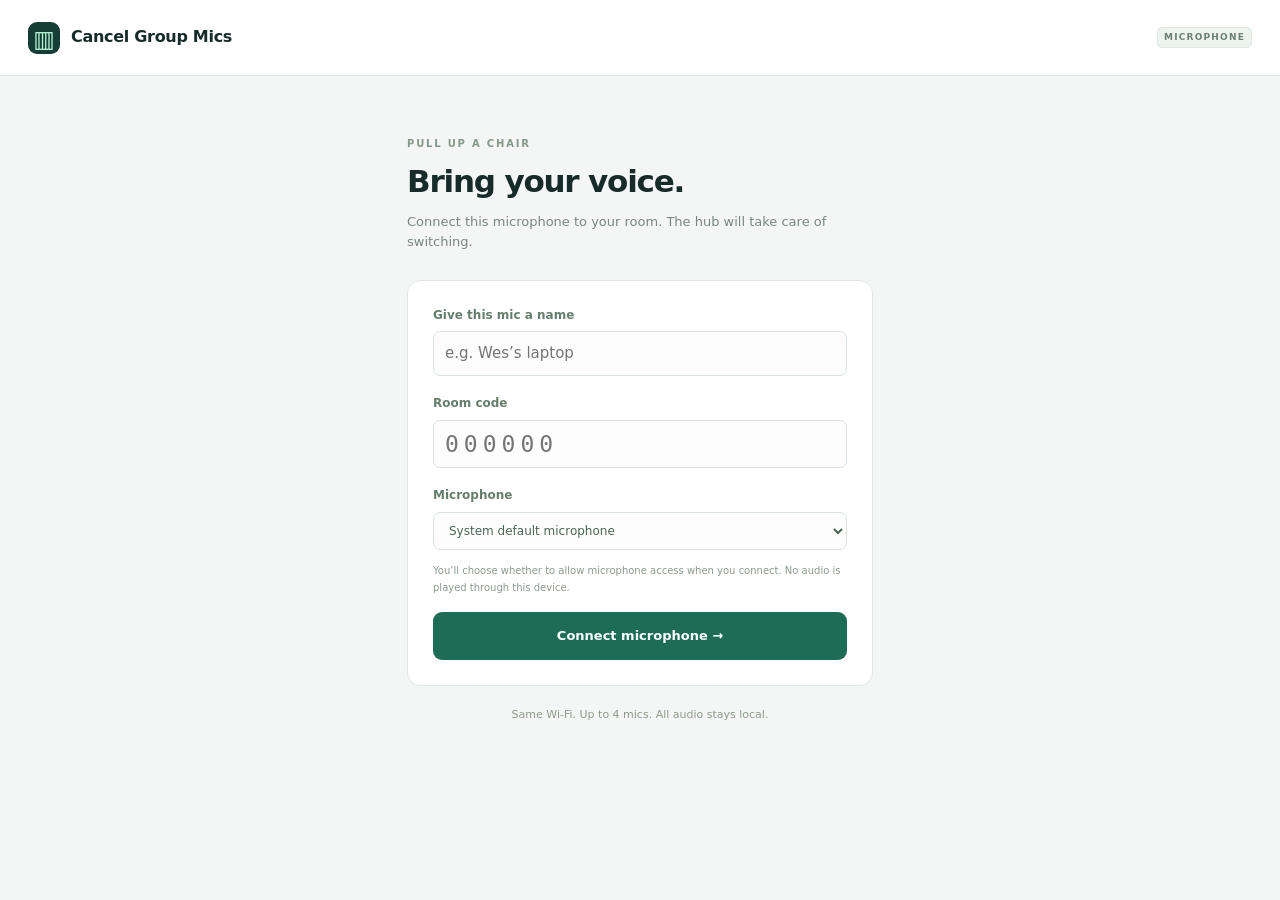
<file: static/join.html>
<!doctype html><html lang="en"><head><meta charset="utf-8"><meta name="viewport" content="width=device-width,initial-scale=1"><title>Connect a mic · Cancel Group Mics</title><link rel="stylesheet" href="/static/style.css"><script src="/static/sender.js" defer></script></head><body>
<header class="topbar"><a href="/join" class="brand"><span class="brand-icon">▥</span> Cancel Group Mics</a><span class="tag">MICROPHONE</span></header>
<main class="join-shell"><p class="eyebrow">PULL UP A CHAIR</p><h1>Bring your voice.</h1><p class="subtle">Connect this microphone to your room. The hub will take care of switching.</p><div id="error" class="notice error" role="alert" hidden></div>
<form id="join-form" class="card"><label for="name">Give this mic a name</label><input type="text" id="name" maxlength="40" placeholder="e.g. Wes’s laptop" required autocomplete="off"><label for="code">Room code</label><input type="text" id="code" inputmode="numeric" pattern="[0-9]{6}" maxlength="6" class="code-input" placeholder="000000" required autocomplete="off"><label for="mic">Microphone</label><select id="mic"><option value="">System default microphone</option></select><p class="microcopy">You’ll choose whether to allow microphone access when you connect. No audio is played through this device.</p><button id="connect" class="button primary full" type="submit">Connect microphone →</button></form>
<section id="sender-panel" class="card" hidden><div id="sender-status" class="sender-status"><div class="sender-orb">◉</div><h2 id="status-title">Connected</h2><p id="status-detail">Speak naturally. The hub is listening.</p><div class="meter"><div id="local-meter"></div></div><div class="meter-labels"><span>YOUR MICROPHONE</span><span id="local-db">−90 dB</span></div></div><div class="sender-actions"><button id="mute" class="button secondary">Mute mic</button><button id="disconnect" class="button secondary">Disconnect</button></div><p id="awake-hint" class="microcopy">Keep this page open and your screen awake. Background tabs and locked phones may pause audio.</p></section><p class="join-foot">Same Wi-Fi. Up to 4 mics. All audio stays local.</p></main></body></html>
</file>
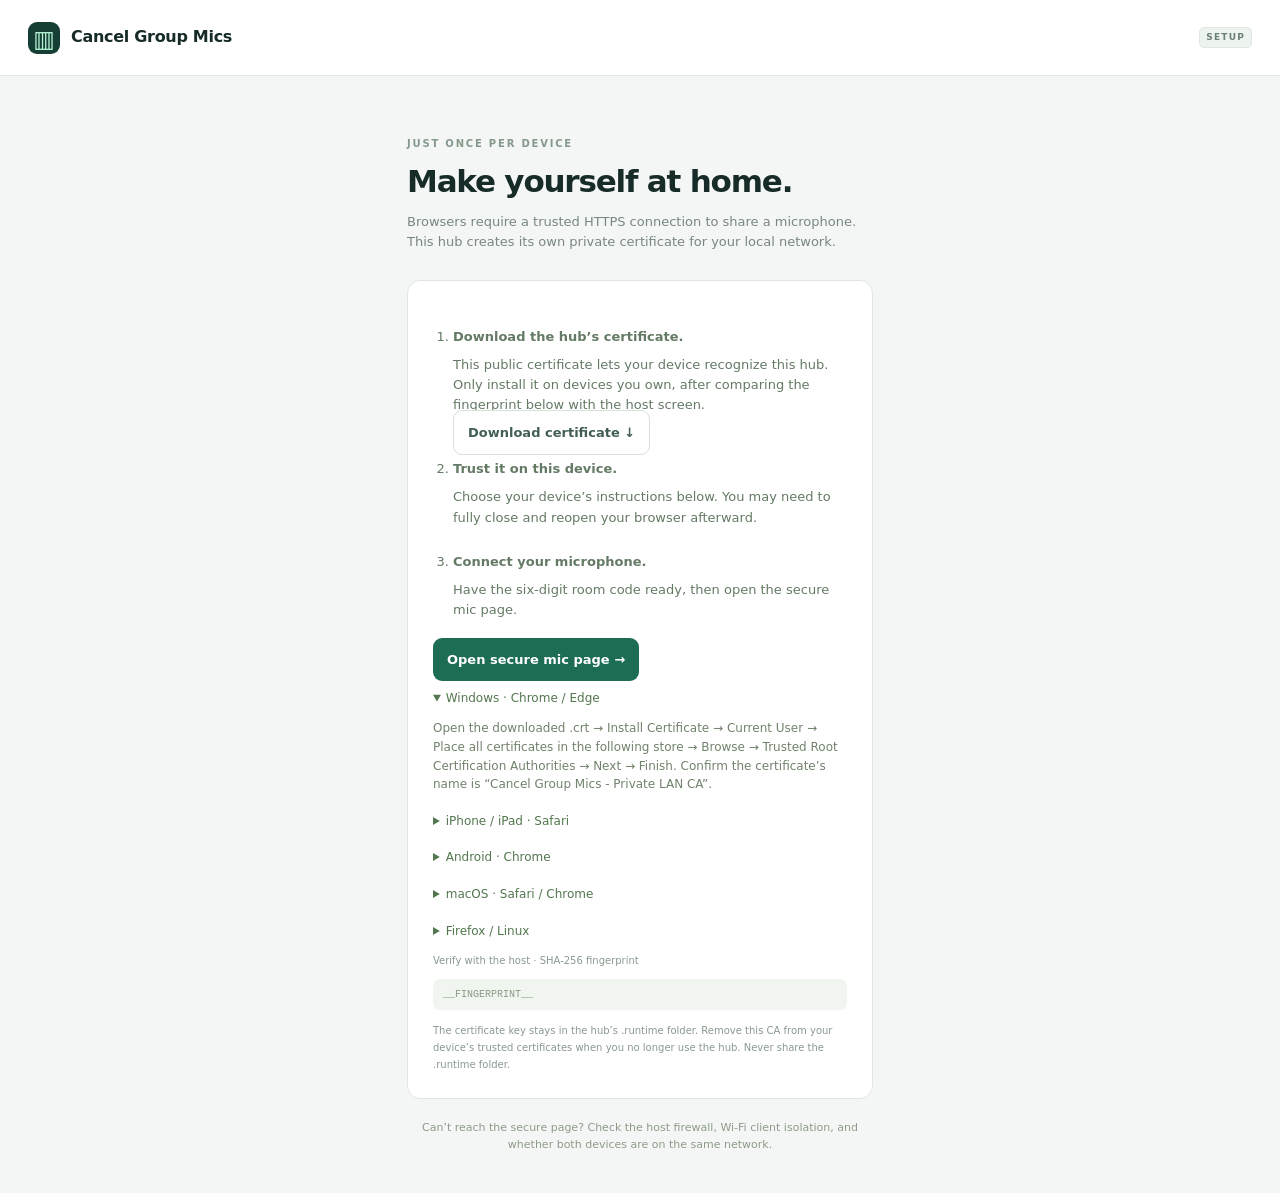
<file: static/setup.html>
<!doctype html><html lang="en"><head><meta charset="utf-8"><meta name="viewport" content="width=device-width,initial-scale=1"><meta name="tls-port" content="__HTTPS_PORT__"><title>Device setup · Cancel Group Mics</title><link rel="stylesheet" href="/static/style.css"><script src="/static/setup.js" defer></script></head><body><header class="topbar"><a class="brand" href="/join"><span class="brand-icon">▥</span> Cancel Group Mics</a><span class="tag">SETUP</span></header><main class="join-shell"><p class="eyebrow">JUST ONCE PER DEVICE</p><h1>Make yourself at home.</h1><p class="subtle">Browsers require a trusted HTTPS connection to share a microphone. This hub creates its own private certificate for your local network.</p><section class="card"><ol class="setup-steps"><li><strong>Download the hub’s certificate.</strong><p>This public certificate lets your device recognize this hub. Only install it on devices you own, after comparing the fingerprint below with the host screen.</p><a class="button secondary" href="/ca.crt">Download certificate ↓</a></li><li><strong>Trust it on this device.</strong><p>Choose your device’s instructions below. You may need to fully close and reopen your browser afterward.</p></li><li><strong>Connect your microphone.</strong><p>Have the six-digit room code ready, then open the secure mic page.</p></li></ol><a id="secure-link" class="button primary full" href="/join">Open secure mic page →</a><details class="setup-details" open><summary>Windows · Chrome / Edge</summary><p>Open the downloaded .crt → Install Certificate → Current User → Place all certificates in the following store → Browse → Trusted Root Certification Authorities → Next → Finish. Confirm the certificate’s name is “Cancel Group Mics - Private LAN CA”.</p></details><details class="setup-details"><summary>iPhone / iPad · Safari</summary><p>Download using Safari. Open Settings → Profile Downloaded (or General → VPN &amp; Device Management) → install the certificate profile. Then General → About → Certificate Trust Settings → enable full trust for the hub’s CA. Return to Safari and open the secure mic page. Keep Safari visible while using the mic.</p></details><details class="setup-details"><summary>Android · Chrome</summary><p>In Settings, search for “Install a certificate”. Under security credentials, install the downloaded certificate as a CA certificate. The menu names vary by device. Then open the secure mic page in Chrome. A managed device may block CA installation.</p></details><details class="setup-details"><summary>macOS · Safari / Chrome</summary><p>Open the .crt in Keychain Access, add it to the login keychain, open its details, expand Trust, and set “When using this certificate” to Always Trust. Reopen your browser.</p></details><details class="setup-details"><summary>Firefox / Linux</summary><p>Firefox: Settings → Privacy &amp; Security → Certificates → View Certificates → Authorities → Import. Select the .crt and trust it to identify websites. On Linux with Chromium, import it in the browser’s certificate manager under Authorities, or your distribution’s trusted CA store.</p></details><p class="microcopy">Verify with the host · SHA-256 fingerprint</p><p class="fingerprint">__FINGERPRINT__</p><p class="microcopy">The certificate key stays in the hub’s .runtime folder. Remove this CA from your device’s trusted certificates when you no longer use the hub. Never share the .runtime folder.</p></section><p class="join-foot">Can’t reach the secure page? Check the host firewall, Wi-Fi client isolation, and whether both devices are on the same network.</p></main></body></html>
</file>
<file: static/style.css>
@font-face{font-family:system-ui;src:local("Segoe UI")}*{box-sizing:border-box}body{margin:0;background:#f4f6f5;color:#172b28;font-family:Inter,system-ui,-apple-system,BlinkMacSystemFont,"Segoe UI",sans-serif;font-size:14px;line-height:1.55}button,input,select{font:inherit}button,a,input,select,summary{-webkit-tap-highlight-color:transparent}button,a,summary{touch-action:manipulation}button{cursor:pointer}button:disabled{opacity:.5;cursor:wait}a{color:#157a65;text-decoration:none}a:hover{text-decoration:underline}button:focus-visible,a:focus-visible,input:focus-visible,select:focus-visible,summary:focus-visible{outline:3px solid #47b69e;outline-offset:4px}h1,h2,h3,p{margin:0}h1{font-size:34px;line-height:1.25;letter-spacing:-1.2px;font-weight:650}h2{font-size:17px;font-weight:650}h3{font-size:21px;letter-spacing:-.4px}.topbar{height:76px;padding:0 max(28px,calc((100vw - 1280px)/2));border-bottom:1px solid #e1e7e3;background:#fff;display:flex;align-items:center;justify-content:space-between;gap:16px}.brand{display:flex;align-items:center;gap:11px;color:#172b28;font-weight:650;font-size:16px;letter-spacing:-.3px;white-space:nowrap}.brand:hover{text-decoration:none}.brand-icon{width:32px;height:32px;background:#163e35;border-radius:9px;color:#b8f6d8;display:grid;place-items:center;font-size:23px}.tag{font-size:9px;letter-spacing:1.2px;font-weight:700;background:#edf3ef;color:#6b8176;border:1px solid #dee7e0;border-radius:5px;padding:3px 6px;margin-left:4px}.connection{color:#71827a;font-size:12px;display:flex;gap:7px;align-items:center}.connection i{height:7px;width:7px;display:inline-block;border-radius:50%;background:#22a380}.connection.offline i{background:#d27964}.dashboard{max-width:1280px;padding:42px 28px 20px;margin:auto}.page-heading{display:flex;justify-content:space-between;align-items:center;margin-bottom:30px;gap:20px}.eyebrow{font-size:10px;font-weight:750;letter-spacing:1.8px}.page-heading .eyebrow{color:#789086;margin-bottom:10px}.subtle{color:#78877f;font-size:13px}.page-heading .subtle{margin-top:10px;font-size:14px}.button{border:0;border-radius:9px;padding:12px 18px;font-weight:650;font-size:13px;transition:background .15s,transform .15s}.button:active{transform:translateY(1px)}.secondary{background:#fff;border:1px solid #d9e1db;color:#435e53}.primary{background:#1d6c55;color:#fff}.primary:hover{background:#165642}.danger{background:#fbe9e4!important;color:#a3422e!important}.full{width:100%;margin-top:16px}.dashboard-layout{display:grid;grid-template-columns:minmax(0,1fr) 340px;gap:28px}.main-column{min-width:0}.onair-panel{background:#173f35;color:#f0f8f2;border-radius:15px;padding:24px 27px 21px;position:relative;overflow:hidden;box-shadow:0 8px 22px #173f350c}.panel-top{display:flex;align-items:center;justify-content:space-between;gap:8px}.onair-panel .eyebrow{color:#9ecab7}.pill{display:inline-flex;align-items:center;gap:5px;font-size:10px;font-weight:650;border-radius:6px;padding:4px 8px;background:#edf2ef;color:#7a8b80;white-space:nowrap}.onair-panel .pill{background:#2b5146;color:#b4d4c3}.air-main{display:flex;align-items:center;gap:17px;margin:25px 0 29px}.air-main h2{font-size:26px;letter-spacing:-.6px;font-weight:550;overflow-wrap:anywhere}.air-main p{font-size:12px;color:#a1c2b1;margin-top:3px}.air-icon{width:48px;height:48px;flex-shrink:0;display:grid;place-items:center;background:#28584a;border:1px solid #42715c;color:#a8e4c5;border-radius:13px;font-size:25px}.onair-panel.live .air-icon{box-shadow:0 0 0 6px #8eeab00b;color:#c2ffce}.meter{height:6px;border-radius:5px;background:#e8eeea;overflow:hidden}.meter>div{height:100%;width:0;background:#77bb91;border-radius:5px;transition:width 100ms linear}.meter.big{height:8px;background:#305648}.meter.big>div{background:#b3e8a2}.meter-labels,.device-level{display:flex;justify-content:space-between;font-size:9px;letter-spacing:1px;margin-top:9px;color:#8daa9c}.section-heading{display:flex;align-items:center;justify-content:space-between;gap:10px}.main-column>.section-heading{margin:28px 0 15px}.count{font-size:11px;color:#829188;margin-left:8px;letter-spacing:1px}.text-link{padding:0;border:0;background:transparent;color:#407d67;font-size:11px;font-weight:600;cursor:pointer}.text-link:hover{text-decoration:underline}.device-grid{display:grid;grid-template-columns:repeat(2,minmax(0,1fr));gap:16px}.device-card{min-height:239px;background:#fff;border:1px solid #e0e7e1;border-radius:12px;padding:20px;transition:border-color .15s,box-shadow .15s;overflow:hidden}.device-card.active{border-color:#58ac7c;box-shadow:0 0 0 2px #81bd8e17}.device-top{display:flex;align-items:center;justify-content:space-between;margin-bottom:15px}.device-number{color:#8b9d92;font-size:11px;font-weight:600}.device-card.active .pill{background:#e5f3e6;color:#2d814a}.device-card.active .pill:before{content:"";width:5px;height:5px;border-radius:50%;background:#4a9d61}.device-name{white-space:nowrap;text-overflow:ellipsis;overflow:hidden}.device-detail{font-size:11px;color:#819086;margin-top:2px;margin-bottom:17px}.device-level{color:#96a198;font-size:8px;letter-spacing:.8px}.device-controls{display:flex;gap:7px;margin-top:18px}.small-button{font-size:10px;padding:5px 11px;border-radius:6px;border:1px solid #e0e7e2;color:#688172;background:#fff}.small-button.selected{background:#e9f4ec;border-color:#a2cdb0;color:#387949}.icon-button{background:transparent;border:0;color:#a0aaa3;font-size:20px;line-height:1;margin-left:auto}.trim-label{display:flex;align-items:center;flex-wrap:wrap;gap:3px;font-size:9px;color:#8a998e;margin-top:14px}.gain-label{margin-left:auto}.trim-label input{width:100%;height:3px;margin:7px 0 0;accent-color:#549275}.device-card.empty{background:transparent;border:1px dashed #d4dfd6;display:flex;flex-direction:column;align-items:center;justify-content:center;color:#94a499;min-height:270px}.empty-symbol{font-size:23px;font-weight:300;line-height:1;border:1px solid #dce5de;border-radius:50%;width:37px;height:37px;display:grid;place-items:center;margin-bottom:10px}.empty p{font-size:12px;font-weight:500}.empty small{font-size:10px;margin-top:5px;color:#a0aea3}.card{background:#fff;border:1px solid #e0e7e1;border-radius:13px;padding:23px;margin-bottom:20px}.card .section-heading{margin-bottom:14px}.card h2{font-size:14px}.step{font-size:10px;letter-spacing:1px;color:#95a69a}.card>.subtle{font-size:12px;margin-bottom:16px}.field-label{font-size:10px;font-weight:650;color:#718779;display:block;margin-bottom:7px}select,input[type=text],input[type=password]{width:100%;border:1px solid #dae3db;border-radius:7px;padding:10px 11px;background:#fcfdfc;color:#4b6556;font-size:12px}select{cursor:pointer}.link-box{background:#f4f7f4;border:1px solid #e5ebe4;border-radius:7px;display:flex;align-items:center;margin-top:9px;padding:9px 10px;gap:5px;min-width:0}.link-box span{white-space:nowrap;overflow:hidden;text-overflow:ellipsis;font:10px ui-monospace,Consolas,monospace;color:#6b8574}.link-box button{background:transparent;border:0;color:#789580;font-size:19px;flex-shrink:0;margin-left:auto}.room-code{border-top:1px solid #edf1ed;border-bottom:1px solid #edf1ed;display:flex;align-items:center;justify-content:space-between;gap:7px;margin:16px 0;padding:14px 0}.room-code>span{font-size:8px;letter-spacing:1px;color:#8a9a8d}.room-code strong{font:600 21px ui-monospace,Consolas,monospace;letter-spacing:2px;color:#355e49}.room-code .text-link{font-size:9px}.microcopy{font-size:10px;line-height:1.7;color:#8a998e;margin-top:12px}.notice{padding:12px;border:1px solid #e5e9dc;background:#f7f8f0;color:#7e8463;border-radius:8px;font-size:11px;margin:12px 0}.notice p{margin-top:5px}.notice.error{background:#fff0eb;border-color:#f2d2c4;color:#9f4c36}.refresh{margin-top:8px}.routing{background:#f5f8f5;border:1px solid #e8eee7;border-radius:8px;display:flex;flex-direction:column;align-items:center;text-align:center;margin-top:18px;padding:14px}.routing span{font-size:8px;letter-spacing:1px;color:#8ea08e}.routing strong{font-size:12px;font-weight:550;color:#52785b}.routing div{color:#a3b49f;margin:4px}.tip{display:flex;align-items:center;gap:12px;color:#869686;font-size:11px;margin:22px 0}.tip>span{color:#a3b7a0;font-size:21px}.tip strong{font-weight:650;color:#72866f}.settings{border-top:1px solid #dde5dc;padding-top:18px;margin-top:25px}.settings summary{cursor:pointer;font-size:12px;font-weight:600;color:#6a806b}.settings summary>span{font-size:10px;font-weight:400;color:#98a495;margin-left:12px}.settings-grid{display:grid;grid-template-columns:1fr 1fr;gap:20px;margin:24px 0 18px}.settings label{display:flex;align-items:center;flex-wrap:wrap;font-size:11px;color:#5f775e;gap:6px}.settings output{margin-left:auto;font-size:10px}.settings input{width:100%;accent-color:#549275}.settings small{font-size:10px;color:#92a18b;font-weight:400}.dashboard footer{text-align:center;font-size:10px;color:#9ba899;padding:32px 0 10px;border-top:1px solid #e1e7df;margin-top:32px}.join-shell{max-width:510px;padding:40px 22px;margin:auto}.join-shell .eyebrow{color:#84998b;margin:20px 0 10px}.join-shell h1{font-size:31px}.join-shell>.subtle{margin:12px 0 27px}.join-shell .card{padding:25px}.join-shell label{display:block;color:#657e6b;font-size:12px;margin:18px 0 7px;font-weight:550}.join-shell label:first-child{margin-top:0}.join-shell input{font-size:15px}.join-shell .code-input{font:23px ui-monospace,Consolas,monospace;letter-spacing:5px}.join-shell .button{padding:14px}.sender-status{text-align:center;padding:30px 0}.sender-orb{width:100px;height:100px;background:#e6eee7;border:1px solid #d1e1d3;border-radius:50%;display:grid;place-items:center;margin:0 auto 22px;font-size:42px;color:#8ca994}.sender-status.active .sender-orb{background:#cceaca;color:#367b44;border-color:#8fc798;box-shadow:0 0 0 12px #e7f4e4}.sender-status h2{font-size:25px}.sender-status p{font-size:12px;color:#879b86;margin:6px 0 24px}.sender-actions{display:flex;gap:12px;margin-top:24px}.sender-actions button{flex:1}.join-foot{text-align:center;font-size:11px;color:#8c9b89;margin-top:20px}.setup-steps{padding-left:20px;color:#647a64;font-size:13px}.setup-steps li{padding:8px 0}.setup-steps p{margin:8px 0}.fingerprint{font:10px ui-monospace,Consolas,monospace;word-break:break-all;background:#f1f5ef;padding:10px;border-radius:7px;color:#8a9985;margin-top:10px}.setup-details summary{color:#52774e;cursor:pointer;font-size:12px;margin-top:18px}.setup-details p{font-size:12px;color:#71826c;margin-top:12px}[hidden]{display:none!important}@media(min-width:1500px){.dashboard{padding-top:55px}}@media(max-width:1000px){.dashboard-layout{grid-template-columns:minmax(0,1fr) 300px;gap:20px}.card{padding:19px}.device-card{padding:16px}.section-heading .text-link{font-size:10px}}@media(max-width:800px){.dashboard-layout{grid-template-columns:1fr}.dashboard-layout aside{display:grid;grid-template-columns:1fr 1fr;gap:18px;align-items:start}.topbar{padding:0 20px}.dashboard{padding:28px 20px}.page-heading h1{font-size:29px}}@media(max-width:560px){.topbar{height:65px;padding:0 17px}.brand{font-size:13px;gap:8px}.tag{font-size:8px}.connection{font-size:10px}.dashboard{padding:26px 16px}.page-heading{align-items:flex-start;margin-bottom:23px}.page-heading h1{font-size:25px}.page-heading .subtle{font-size:12px;max-width:235px}.page-heading .button{padding:9px 11px;font-size:11px;margin-top:25px;white-space:nowrap}.dashboard-layout aside{display:block}.onair-panel{padding:20px}.air-main h2{font-size:21px}.device-grid{gap:11px}.device-card{padding:13px}.device-card h3{font-size:18px}.device-status{font-size:8px;padding:4px 6px}.device-controls{gap:5px}.small-button{font-size:9px;padding:5px 8px}.device-card.empty{min-height:259px}.main-column>.section-heading{align-items:flex-start}.main-column>.section-heading h2{font-size:14px}.main-column>.section-heading .text-link{max-width:145px;text-align:right}.settings summary>span{display:block;margin-left:14px}.settings-grid{gap:16px}.tip{align-items:flex-start}.room-code strong{font-size:25px}.join-shell{padding-top:24px}}
</file>
